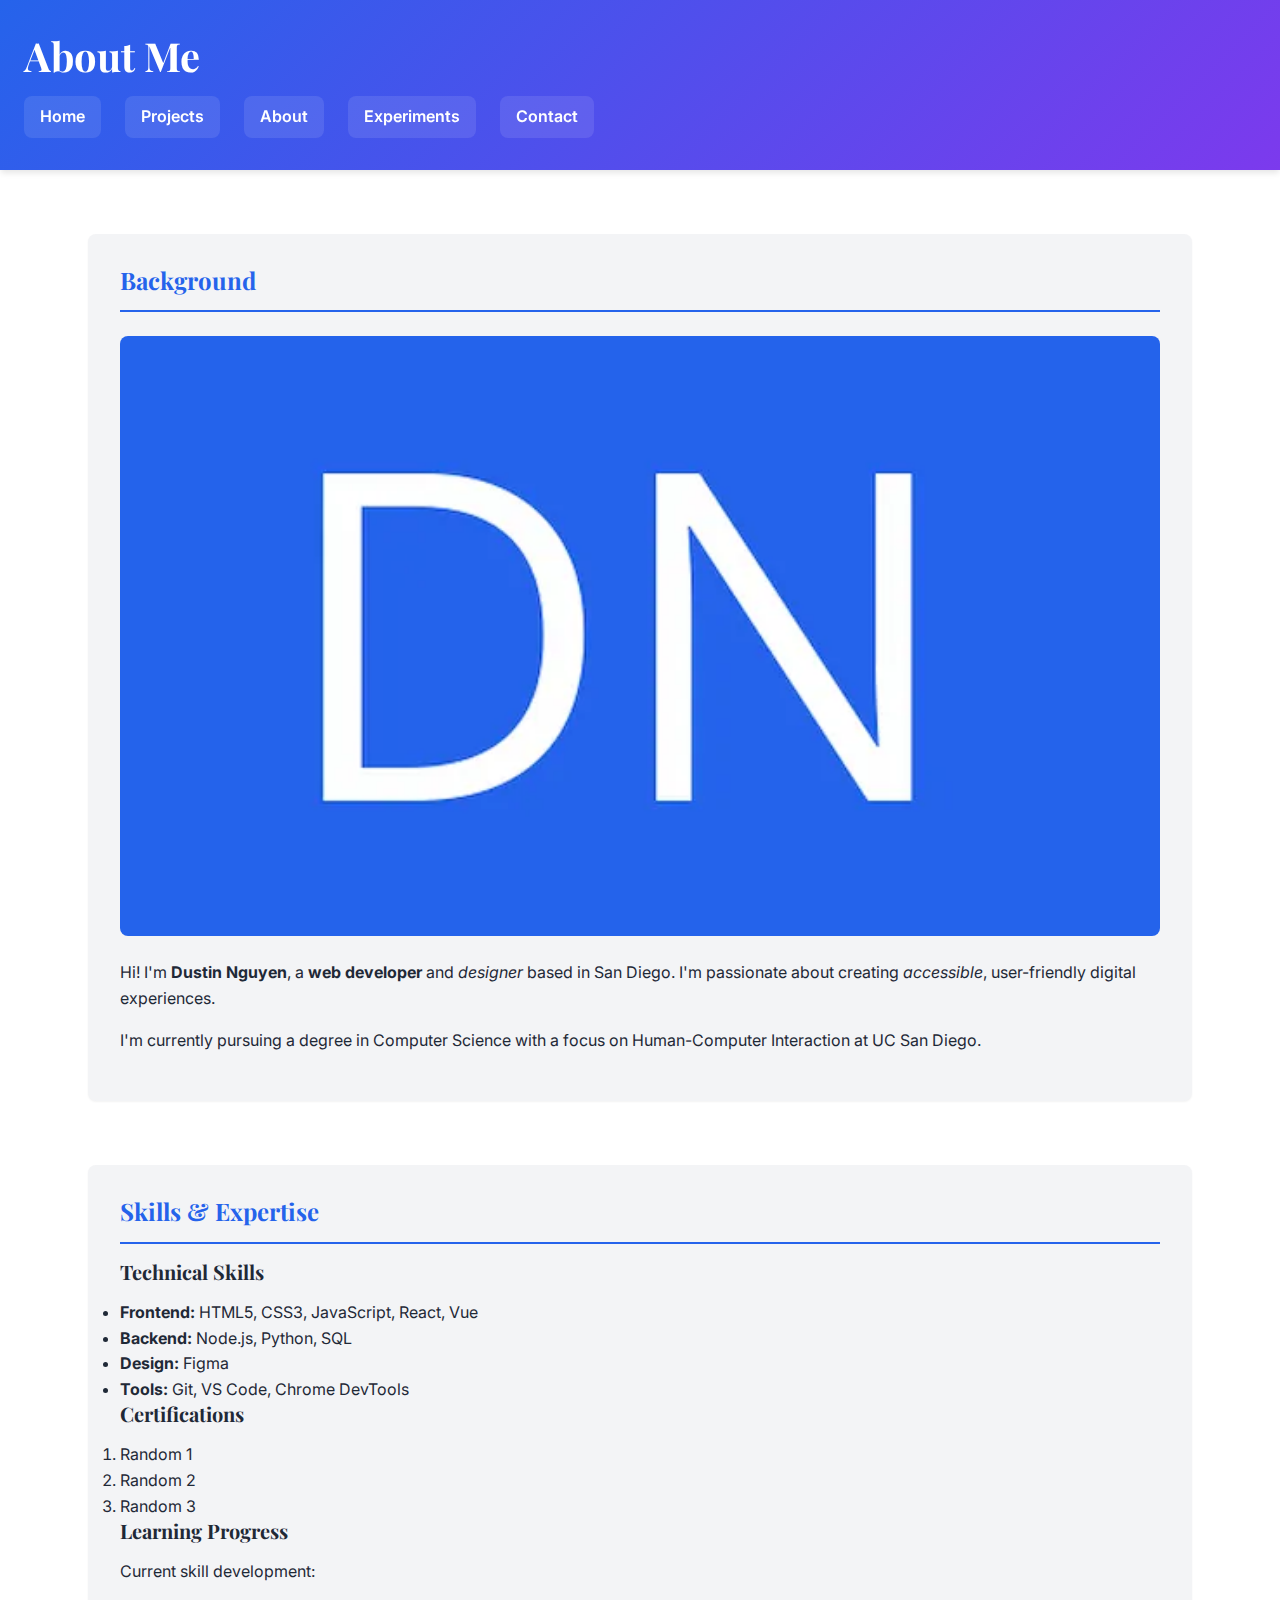
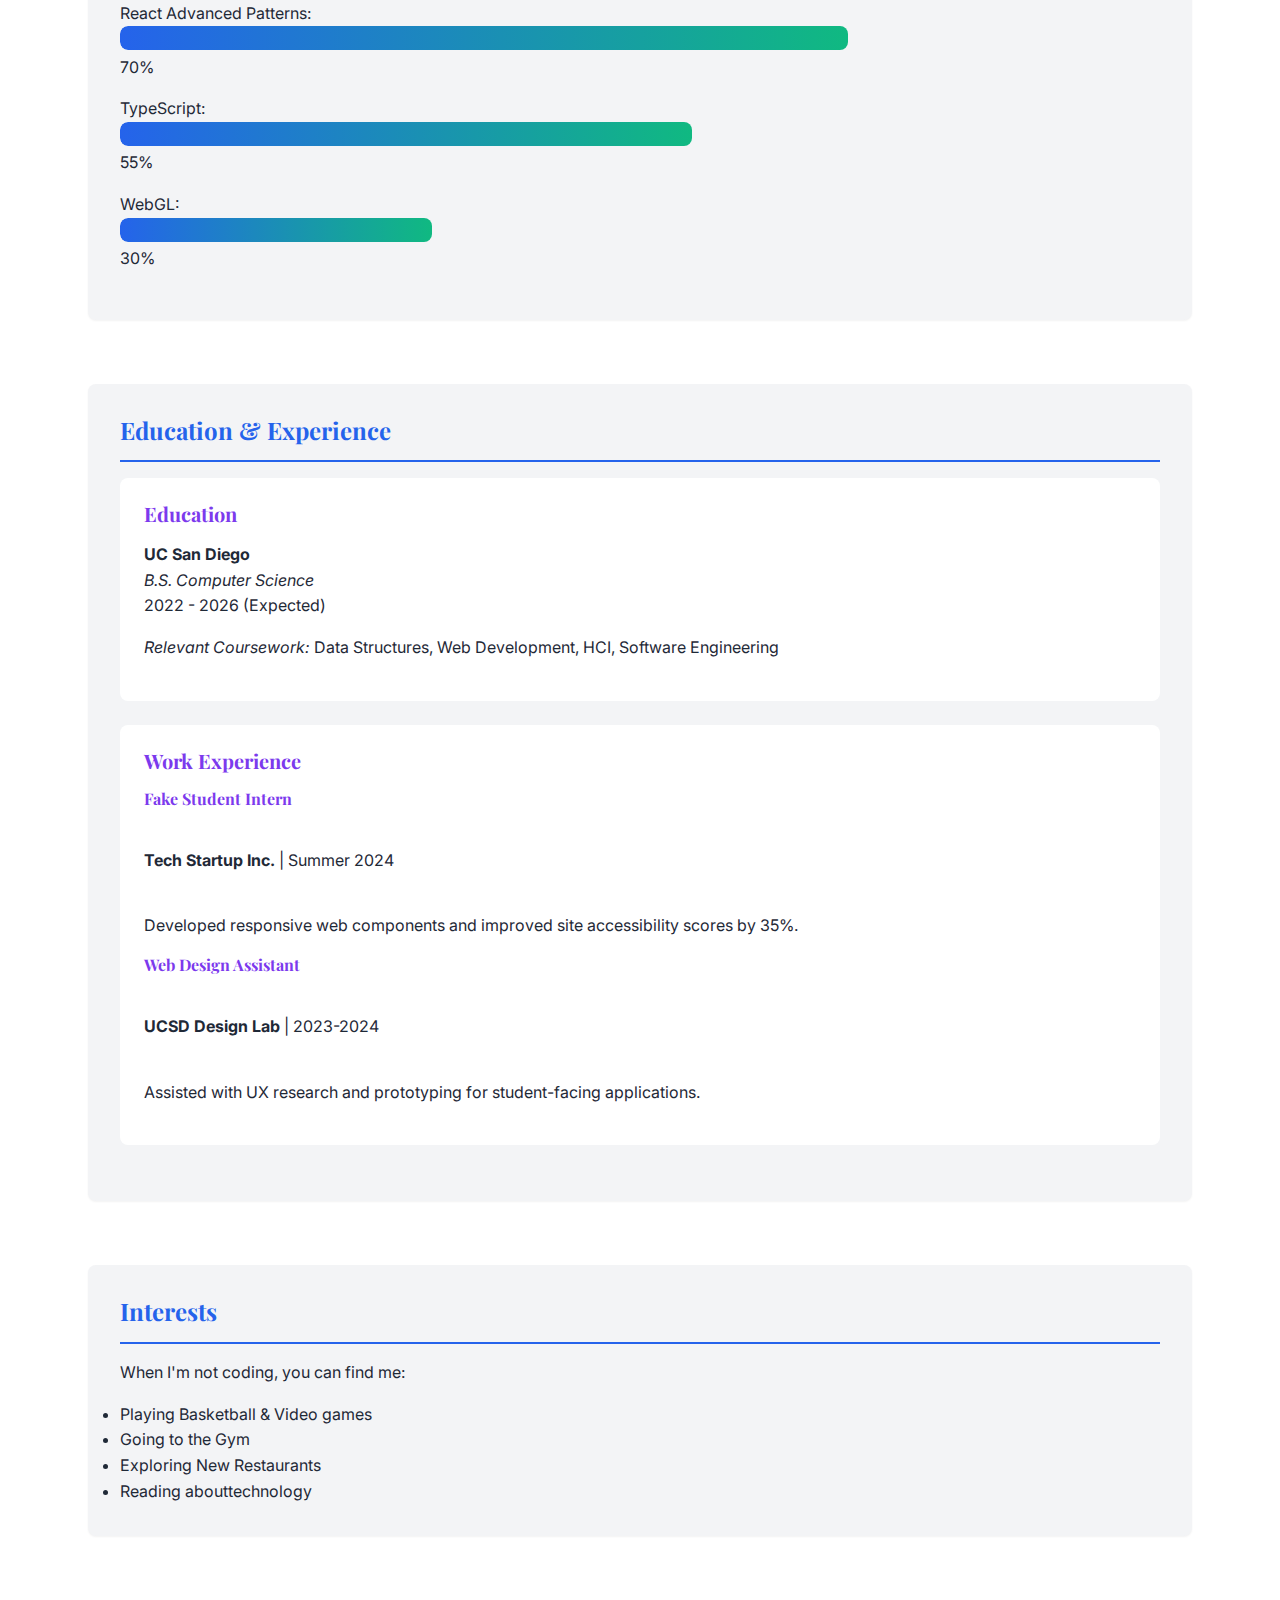
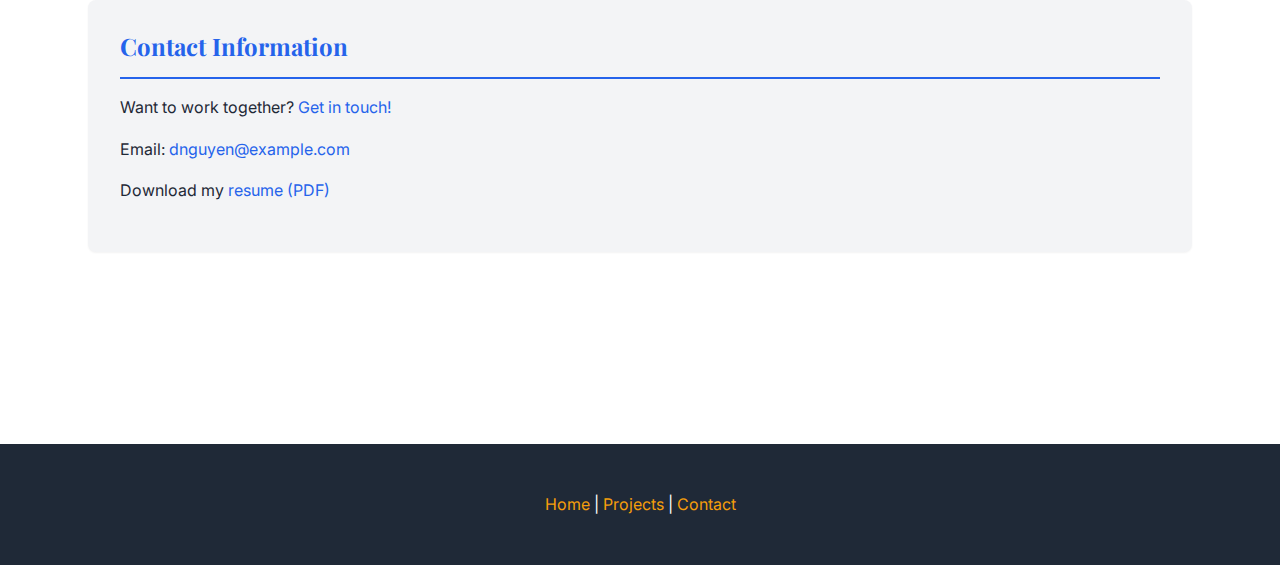
<file: about.html>
<!DOCTYPE html>
<html lang="en">
<head>
  <meta charset="UTF-8">
  <meta name="view-transition" content="same-origin">
    <meta name="viewport" content="width=device-width, initial-scale=1.0">
  <title>About - Dustin Nguyen</title>
  <meta name="description" content="About Dustin Nguyen - developer and designer">
  <link rel="stylesheet" href="assets/styles.css">
    <link rel="stylesheet" href="assets/view-transitions.css">
</head>
<body>
  <header>
      <!-- Pure CSS Hamburger Menu -->
  <input type="checkbox" id="menu-toggle" class="menu-toggle-checkbox" hidden>
  <label for="menu-toggle" class="menu-toggle-label" aria-label="Toggle navigation menu">
    <span class="hamburger-icon">
      <span></span>
      <span></span>
      <span></span>
    </span>
  </label>
    <h1>About Me</h1>
    <nav aria-label="Main navigation">
      <ul>
        <li><a href="index.html">Home</a></li>
        <li><a href="projects.html">Projects</a></li>
        <li><a href="about.html">About</a></li>
        <li><a href="experiments.html">Experiments</a></li>
        <li><a href="contact.html">Contact</a></li>
      </ul>
    </nav>
  </header>

  <main>
    <section>
      <h2>Background</h2>
      <picture>
        <source srcset="assets/images/profile.webp" type="image/webp">
        <img src="assets/images/profile.jpg" alt="Dustin Nguyen portrait" width="300" height="300">
      </picture>
      <p>Hi! I'm <strong>Dustin Nguyen</strong>, a <b>web developer</b> and <em>designer</em> based in San Diego. I'm passionate about creating <i>accessible</i>, user-friendly digital experiences.</p>
      <p>I'm currently pursuing a degree in Computer Science with a focus on Human-Computer Interaction at UC San Diego.</p>
    </section>

    <section>
      <h2>Skills & Expertise</h2>
      <div>
        <h3>Technical Skills</h3>
        <ul>
          <li><strong>Frontend:</strong> HTML5, CSS3, JavaScript, React, Vue</li>
          <li><strong>Backend:</strong> Node.js, Python, SQL</li>
          <li><strong>Design:</strong> Figma</li>
          <li><strong>Tools:</strong> Git, VS Code, Chrome DevTools</li>
        </ul>

        <h3>Certifications</h3>
        <ol>
          <li>Random 1</li>
          <li>Random 2</li>
          <li>Random 3</li>
        </ol>
      </div>

      <div>
        <h3>Learning Progress</h3>
        <p>Current skill development:</p>
        <p>React Advanced Patterns: <progress value="70" max="100">70%</progress> <span>70%</span></p>
        <p>TypeScript: <progress value="55" max="100">55%</progress> <span>55%</span></p>
        <p>WebGL: <progress value="30" max="100">30%</progress> <span>30%</span></p>
      </div>
    </section>

    <section>
      <h2>Education & Experience</h2>
      <article>
        <h3>Education</h3>
        <p><strong>UC San Diego</strong><br><em>B.S. Computer Science</em><br>2022 - 2026 (Expected)</p>
        <p><i>Relevant Coursework:</i> Data Structures, Web Development, HCI, Software Engineering</p>
      </article>

      <article>
        <h3>Work Experience</h3>
        <div>
          <h4>Fake Student Intern</h4>
          <p><b>Tech Startup Inc.</b> | Summer 2024</p>
          <p>Developed responsive web components and improved site accessibility scores by 35%.</p>
        </div>
        <div>
          <h4>Web Design Assistant</h4>
          <p><b>UCSD Design Lab</b> | 2023-2024</p>
          <p>Assisted with UX research and prototyping for student-facing applications.</p>
        </div>
      </article>
    </section>

    <section>
      <h2>Interests</h2>
      <p>When I'm not coding, you can find me:</p>
      <ul>
        <li>Playing Basketball & Video games</li>
        <li>Going to the Gym</li>
        <li>Exploring New Restaurants</li>
        <li>Reading abouttechnology</li>
      </ul>
    </section>

    <section>
      <h2>Contact Information</h2>
      <p>Want to work together? <a href="contact.html">Get in touch!</a></p>
      <p>Email: <a href="mailto:dun012@ucsd.edu">dnguyen@example.com</a></p>
      <p>Download my <a href="assets/resume.pdf">resume (PDF)</a></p>
    </section>
  </main>

  <footer>
    <p><a href="index.html">Home</a> | <a href="projects.html">Projects</a> | <a href="contact.html">Contact</a></p>
  </footer>

    <script src="assets/view-transitions.js"></script>
</body>
</html>
</file>
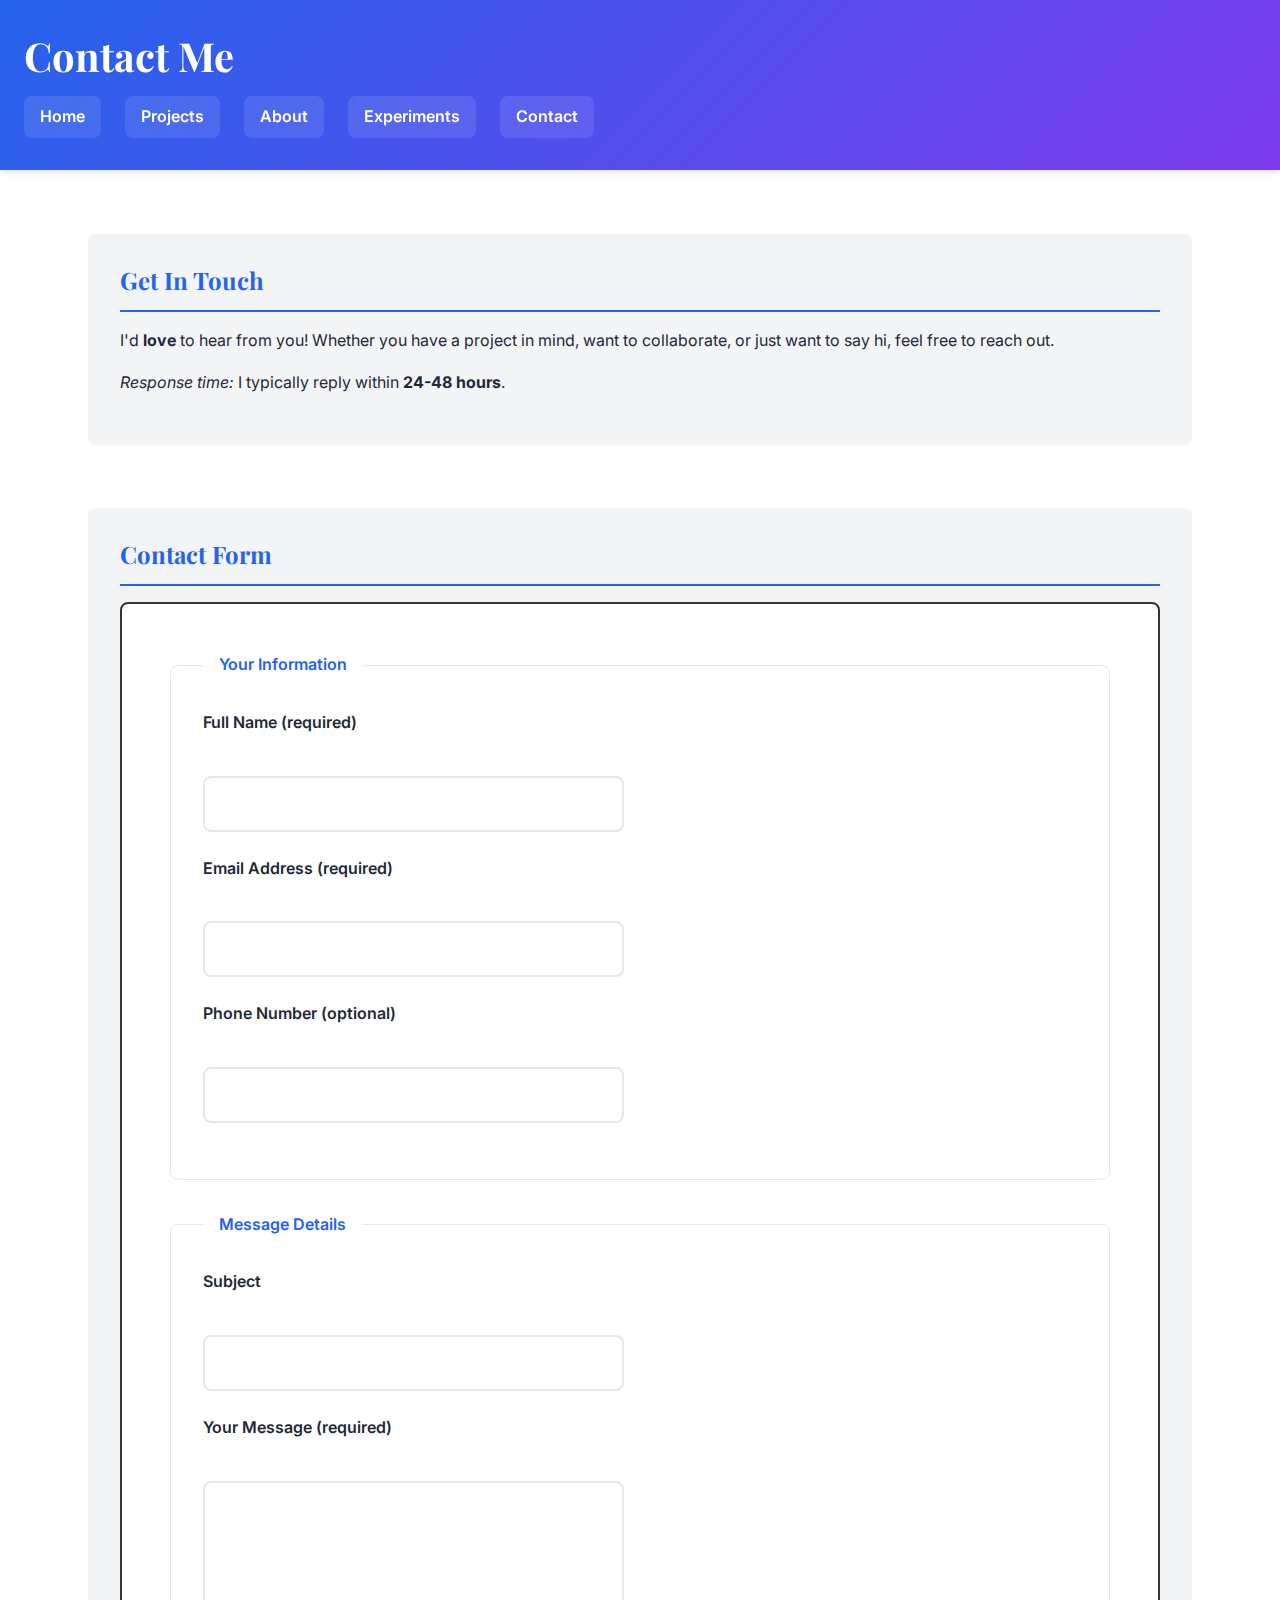
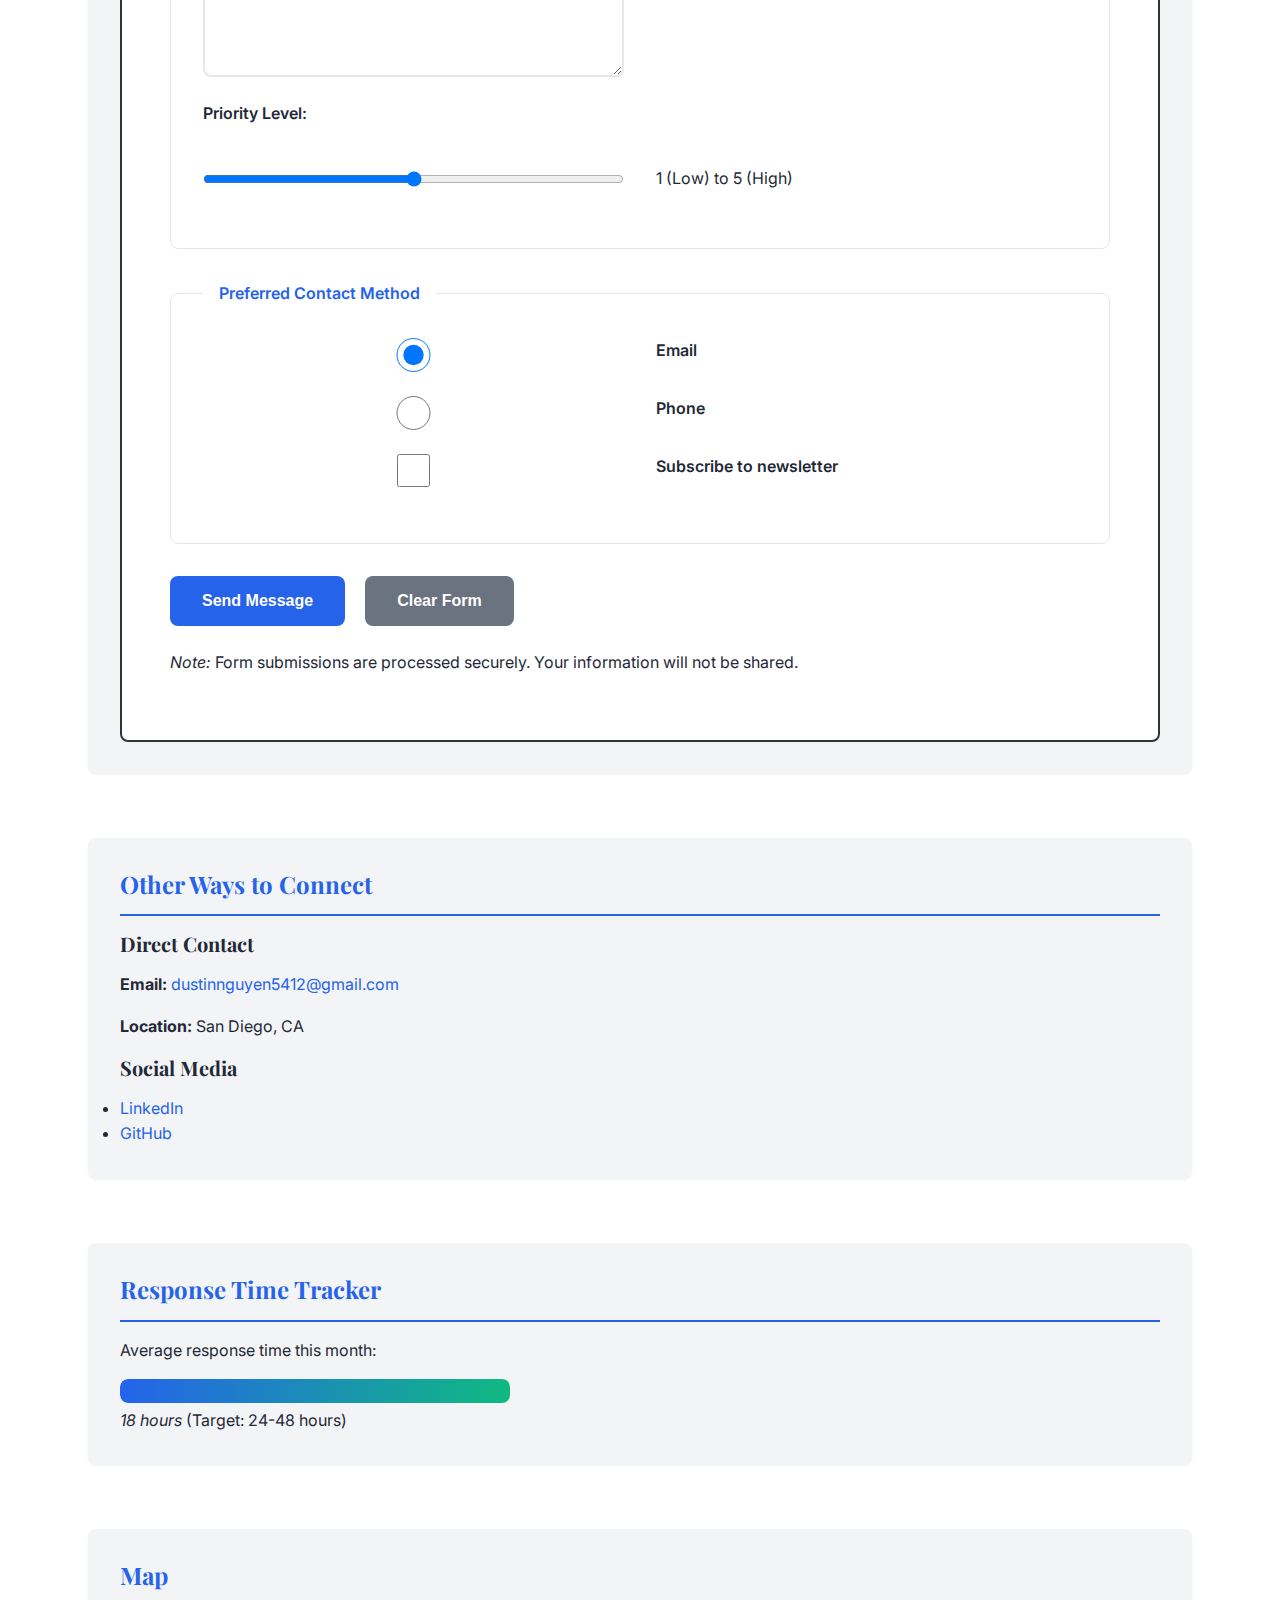
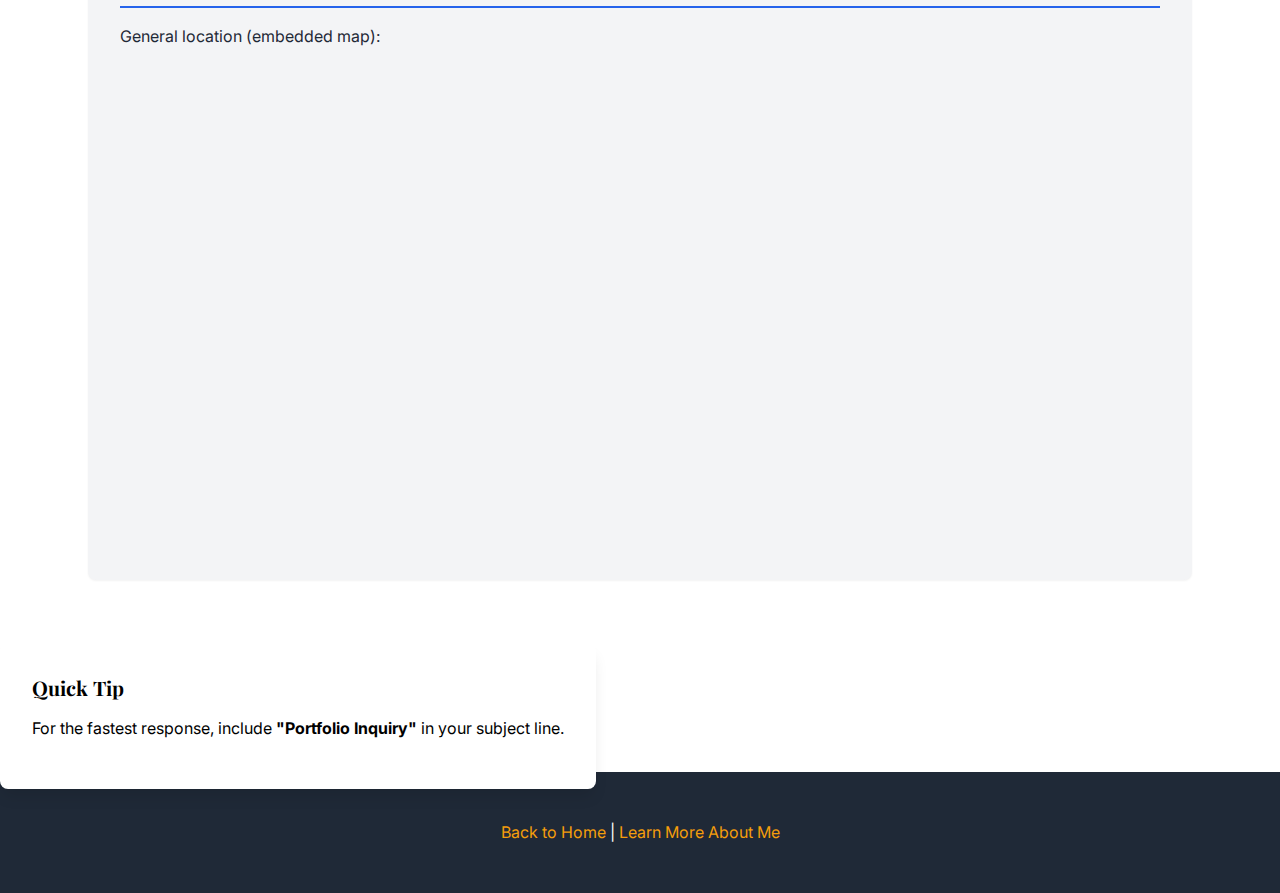
<file: contact.html>
<!DOCTYPE html>
<html lang="en">
<head>
  <!-- IMAGE CREDITS: Images from Unsplash.com - Free stock photos -->
  <meta charset="UTF-8">
  <meta name="view-transition" content="same-origin">
    <meta name="viewport" content="width=device-width, initial-scale=1.0">
  <title>Contact - Dustin Nguyen</title>
  <meta name="description" content="Get in touch with Dustin Nguyen">
  <link rel="stylesheet" href="assets/styles.css">
  <style>
    form { border: 2px solid #333; }
  </style>
    <link rel="stylesheet" href="assets/view-transitions.css">
</head>
<body>
  <noscript>
    <p>This form works without JavaScript. All fields are accessible.</p>
  </noscript>

  <header>
      <!-- Pure CSS Hamburger Menu -->
  <input type="checkbox" id="menu-toggle" class="menu-toggle-checkbox" hidden>
  <label for="menu-toggle" class="menu-toggle-label" aria-label="Toggle navigation menu">
    <span class="hamburger-icon">
      <span></span>
      <span></span>
      <span></span>
    </span>
  </label>
    <h1>Contact Me</h1>
    <nav aria-label="Main navigation">
      <ul>
        <li><a href="index.html">Home</a></li>
        <li><a href="projects.html">Projects</a></li>
        <li><a href="about.html">About</a></li>
        <li><a href="experiments.html">Experiments</a></li>
        <li><a href="contact.html">Contact</a></li>
      </ul>
    </nav>
  </header>

  <main>
    <section>
      <h2>Get In Touch</h2>
      <p>I'd <strong>love</strong> to hear from you! Whether you have a project in mind, want to collaborate, or just want to say hi, feel free to reach out.</p>
      <p><em>Response time:</em> I typically reply within <b>24-48 hours</b>.</p>
    </section>

    <section>
      <h2>Contact Form</h2>
      <form action="https://formspree.io/f/your-form-id" method="POST">
        <fieldset>
          <legend>Your Information</legend>
          
          <div>
            <label for="name">Full Name <span>(required)</span></label><br>
            <input type="text" id="name" name="name" required>
          </div>

          <div>
            <label for="email">Email Address <span>(required)</span></label><br>
            <input type="email" id="email" name="email" required>
          </div>

          <div>
            <label for="phone">Phone Number <span>(optional)</span></label><br>
            <input type="tel" id="phone" name="phone">
          </div>
        </fieldset>

        <fieldset>
          <legend>Message Details</legend>
          
          <div>
            <label for="subject">Subject</label><br>
            <input type="text" id="subject" name="subject" list="subject-suggestions">
            <datalist id="subject-suggestions">
              <option value="Project Inquiry">
              <option value="Collaboration">
              <option value="Job Opportunity">
              <option value="General Question">
            </datalist>
          </div>

          <div>
            <label for="message">Your Message <span>(required)</span></label><br>
            <textarea id="message" name="message" rows="8" required></textarea>
          </div>

          <div>
            <label for="urgency">Priority Level:</label><br>
            <input type="range" id="urgency" name="urgency" min="1" max="5" value="3">
            <span>1 (Low) to 5 (High)</span>
          </div>
        </fieldset>

        <fieldset>
          <legend>Preferred Contact Method</legend>
          
          <div>
            <input type="radio" id="contact-email" name="contact-method" value="email" checked>
            <label for="contact-email">Email</label>
          </div>

          <div>
            <input type="radio" id="contact-phone" name="contact-method" value="phone">
            <label for="contact-phone">Phone</label>
          </div>

          <div>
            <input type="checkbox" id="newsletter" name="newsletter">
            <label for="newsletter">Subscribe to newsletter</label>
          </div>
        </fieldset>

        <div>
          <button type="submit">Send Message</button>
          <button type="reset">Clear Form</button>
        </div>

        <p><i>Note:</i> Form submissions are processed securely. Your information will not be shared.</p>
      </form>
    </section>

    <section>
      <h2>Other Ways to Connect</h2>
      <div>
        <h3>Direct Contact</h3>
        <p><strong>Email:</strong> <a href="mailto:dustinnguyen5412@gmail.com">dustinnguyen5412@gmail.com</a></p>
        <p><strong>Location:</strong> San Diego, CA</p>
        
        <h3>Social Media</h3>
        <ul>
          <li><a href="">LinkedIn</a></li>
          <li><a href="">GitHub</a></li>
        </ul>

      </div>
    </section>

    <section>
      <h2>Response Time Tracker</h2>
      <p>Average response time this month:</p>
      <progress value="18" max="48">18 hours</progress>
      <span><i>18 hours</i> (Target: 24-48 hours)</span>
    </section>

    <section>
      <h2>Map</h2>
      <p>General location (embedded map):</p>
      <iframe 
        src="https://www.google.com/maps/embed?pb=!1m18!1m12!1m3!1d107221.7!2d-117.1611!3d32.7157!2m3!1f0!2f0!3f0!3m2!1i1024!2i768!4f13.1!3m3!1m2!1s0x80d9530fad921e4b%3A0xd3a21fdfd15df79!2sSan%20Diego%2C%20CA!5e0!3m2!1sen!2sus!4v1234567890"
        width="600" 
        height="450" 
        style="border:0;" 
        allowfullscreen="" 
        loading="lazy"
        title="San Diego location map">
      </iframe>
    </section>

    <dialog open>
      <h3>Quick Tip</h3>
      <p>For the fastest response, include <strong>"Portfolio Inquiry"</strong> in your subject line.</p>
    </dialog>
  </main>

  <footer>
    <p><a href="index.html">Back to Home</a> | <a href="about.html">Learn More About Me</a></p>
  </footer>

    <script src="assets/view-transitions.js"></script>
</body>
</html>
</file>
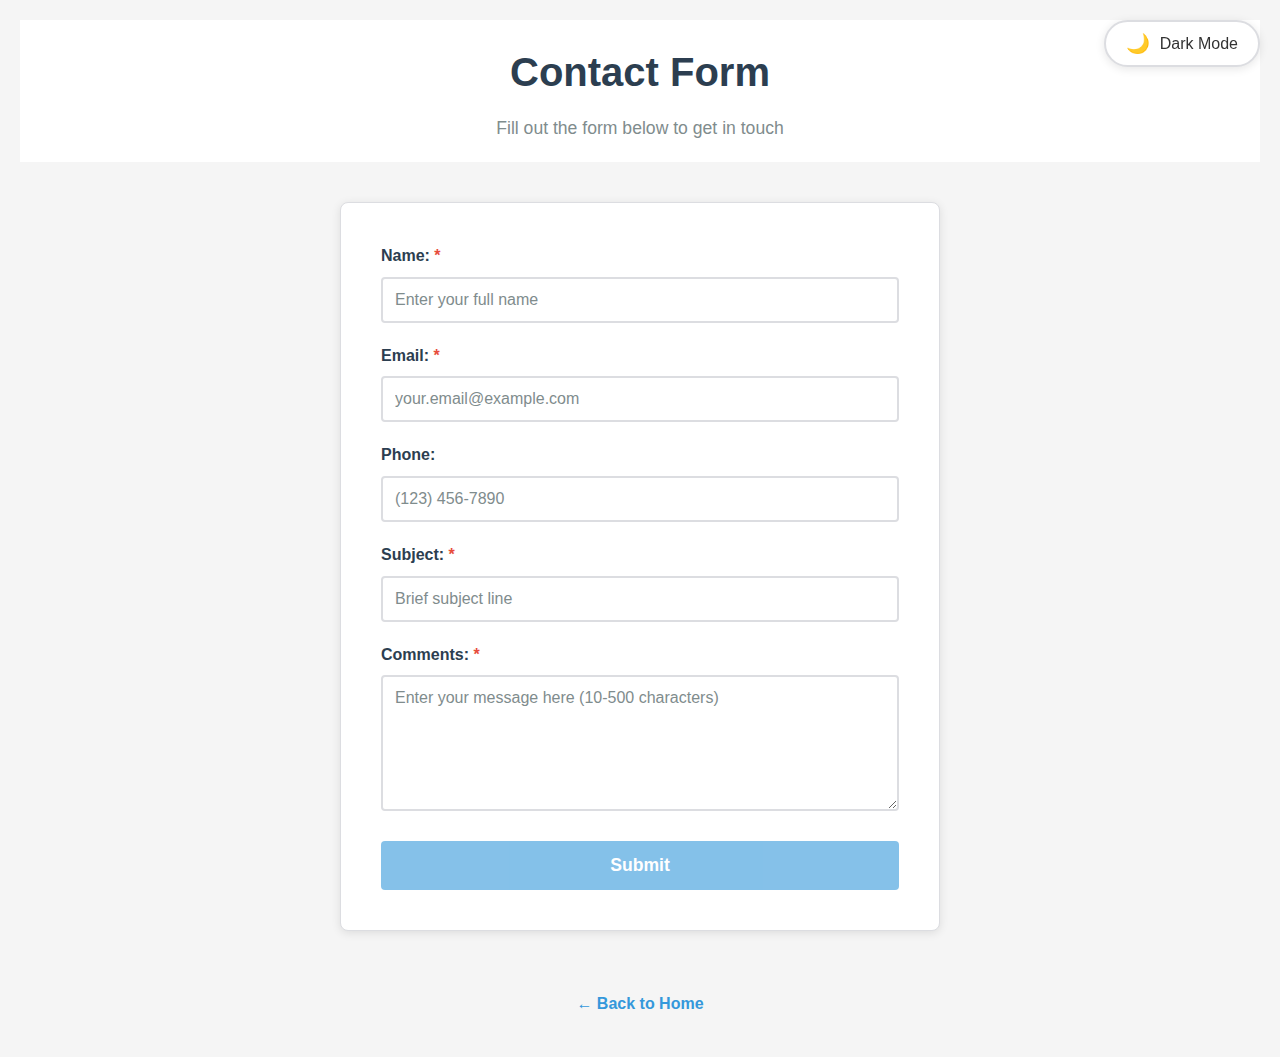
<file: form-no-js.html>
<!DOCTYPE html>
<html lang="en">
<head>
    <meta charset="UTF-8">
    <meta name="view-transition" content="same-origin">
    <meta name="viewport" content="width=device-width, initial-scale=1.0">
    <title>Contact Form - No JavaScript</title>
    <link rel="stylesheet" href="assets/form-styles.css">
    <link rel="stylesheet" href="assets/theme.css">
    <link rel="stylesheet" href="assets/view-transitions.css">
</head>
<body>
    <header>
        <h1>Contact Form</h1>
        <p>Fill out the form below to get in touch</p>
    </header>

    <main>
        <form id="contact-form" action="https://httpbin.org/post" method="POST">
            <!-- Hidden field for bot detection -->
            <input type="hidden" name="possible_bot" value="true">

            <div class="form-group">
                <label for="name">Name: <span class="required">*</span></label>
                <input 
                    type="text" 
                    id="name" 
                    name="name" 
                    required
                    minlength="2"
                    maxlength="100"
                    pattern="^[A-Za-z\s\-']+$"
                    placeholder="Enter your full name"
                >
            </div>

            <div class="form-group">
                <label for="email">Email: <span class="required">*</span></label>
                <input 
                    type="email" 
                    id="email" 
                    name="email" 
                    required
                    maxlength="100"
                    placeholder="your.email@example.com"
                >
            </div>

            <div class="form-group">
                <label for="phone">Phone:</label>
                <input 
                    type="tel" 
                    id="phone" 
                    name="phone"
                    pattern="^[\d\s\-\(\)\+]+$"
                    maxlength="20"
                    placeholder="(123) 456-7890"
                >
            </div>

            <div class="form-group">
                <label for="subject">Subject: <span class="required">*</span></label>
                <input 
                    type="text" 
                    id="subject" 
                    name="subject" 
                    required
                    minlength="3"
                    maxlength="150"
                    pattern="^[A-Za-z0-9\s\-_,.!?]+$"
                    placeholder="Brief subject line"
                >
            </div>

            <div class="form-group">
                <label for="comments">Comments: <span class="required">*</span></label>
                <textarea 
                    id="comments" 
                    name="comments" 
                    required
                    minlength="10"
                    maxlength="500"
                    rows="6"
                    placeholder="Enter your message here (10-500 characters)"
                ></textarea>
            </div>

            <button type="submit">Submit</button>

            <output id="error-output" aria-live="polite"></output>
            <output id="info-output" aria-live="polite"></output>
        </form>
    </main>

    <footer>
        <p><a href="index.html">← Back to Home</a></p>
    </footer>
    <script src="assets/theme-toggle.js"></script>
    <script src="assets/view-transitions.js"></script>
</body>
</html>
</file>
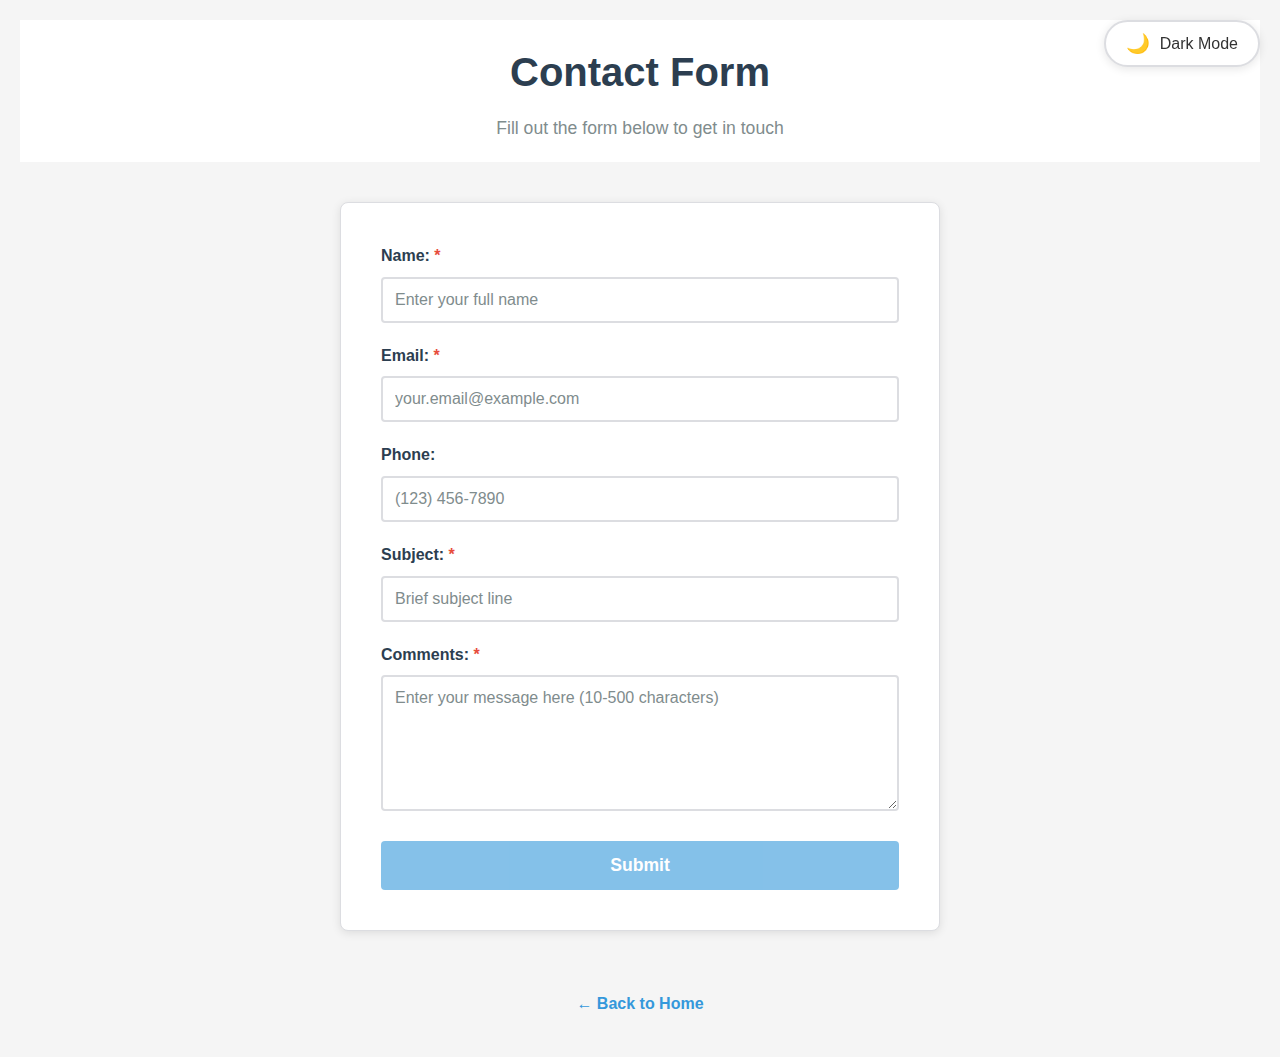
<file: form-with-js.html>
<!DOCTYPE html>
<html lang="en">
<head>
    <meta charset="UTF-8">
    <meta name="view-transition" content="same-origin">
    <meta name="viewport" content="width=device-width, initial-scale=1.0">
    <title>Contact Form - No JavaScript</title>
    <link rel="stylesheet" href="assets/form-styles.css">
    <link rel="stylesheet" href="assets/theme.css">
    <link rel="stylesheet" href="assets/view-transitions.css">
</head>
<body>
    <header>
        <h1>Contact Form</h1>
        <p>Fill out the form below to get in touch</p>
    </header>

    <main>
        <form id="contact-form" novalidate action="https://httpbin.org/post" method="POST">
            <!-- Hidden field for bot detection -->
            <input type="hidden" name="possible_bot" value="true">

            <div class="form-group">
                <label for="name">Name: <span class="required">*</span></label>
                <input 
                    type="text" 
                    id="name" 
                    name="name" 
                    required
                    minlength="2"
                    maxlength="100"
                    pattern="^[A-Za-z\s\-']+$"
                    placeholder="Enter your full name"
                >
            </div>

            <div class="form-group">
                <label for="email">Email: <span class="required">*</span></label>
                <input 
                    type="email" 
                    id="email" 
                    name="email" 
                    required
                    maxlength="100"
                    placeholder="your.email@example.com"
                >
            </div>

            <div class="form-group">
                <label for="phone">Phone:</label>
                <input 
                    type="tel" 
                    id="phone" 
                    name="phone"
                    pattern="^[\d\s\-\(\)\+]+$"
                    maxlength="20"
                    placeholder="(123) 456-7890"
                >
            </div>

            <div class="form-group">
                <label for="subject">Subject: <span class="required">*</span></label>
                <input 
                    type="text" 
                    id="subject" 
                    name="subject" 
                    required
                    minlength="3"
                    maxlength="150"
                    pattern="^[A-Za-z0-9\s\-_,.!?]+$"
                    placeholder="Brief subject line"
                >
            </div>

            <div class="form-group">
                <label for="comments">Comments: <span class="required">*</span></label>
                <textarea 
                    id="comments" 
                    name="comments" 
                    required
                    minlength="10"
                    maxlength="500"
                    rows="6"
                    placeholder="Enter your message here (10-500 characters)"
                ></textarea>
            </div>

            <button type="submit">Submit</button>

            <output id="error-output" aria-live="polite"></output>
            <output id="info-output" aria-live="polite"></output>
        </form>
    </main>

    <footer>
        <p><a href="index.html">← Back to Home</a></p>
    </footer>
    <script src="assets/theme-toggle.js"></script>
    <script src="assets/form-validation.js"></script>
    <script src="assets/view-transitions.js"></script>
</body>
</html>
</file>
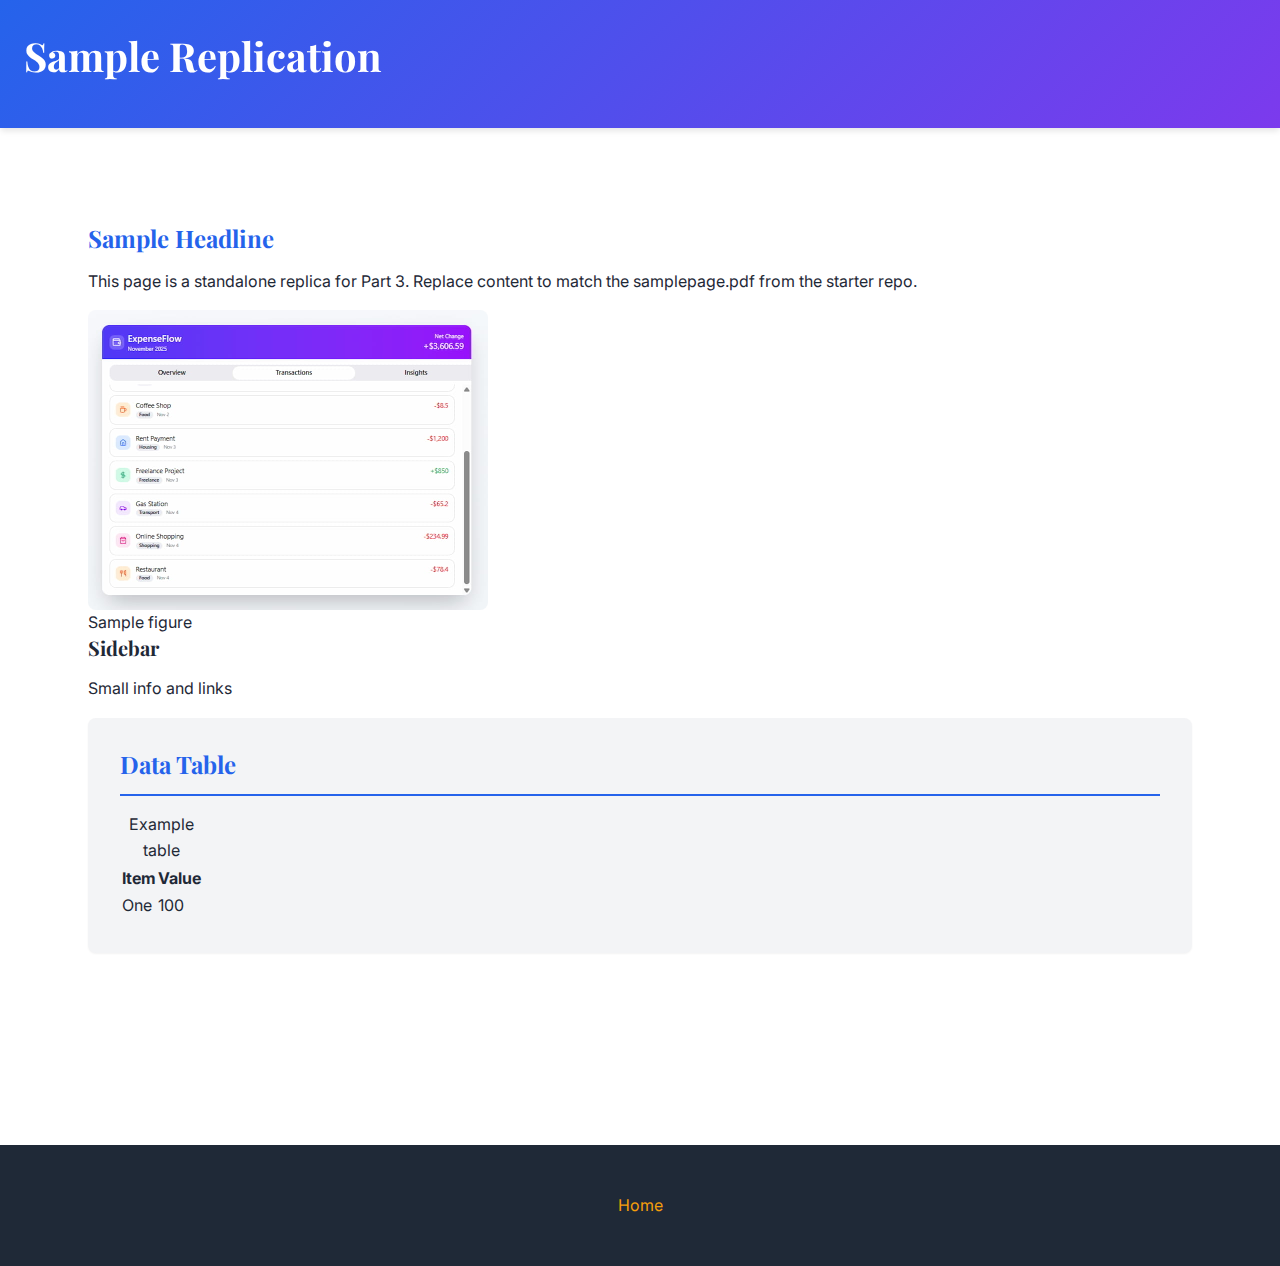
<file: sample-replication.html>
<!doctype html>
<html lang="en">
<head><meta charset="utf-8"/><meta name="view-transition" content="same-origin">
    <meta name="viewport" content="width=device-width,initial-scale=1"/><title>Sample Replication</title><link rel="stylesheet" href="assets/styles.css"/>    <link rel="stylesheet" href="assets/view-transitions.css">
</head>
<body>
  <header><h1>Sample Replication</h1></header>
  <main>
    <article>
      <h2>Sample Headline</h2>
      <p>This page is a standalone replica for Part 3. Replace content to match the samplepage.pdf from the starter repo.</p>
      <figure><img src="assets/images/project2.jpg" alt="sample" width="400"/><figcaption>Sample figure</figcaption></figure>
    </article>
    <aside>
      <h3>Sidebar</h3><p>Small info and links</p>
    </aside>
    <section>
      <h2>Data Table</h2>
      <table>
        <caption>Example table</caption>
        <thead><tr><th>Item</th><th>Value</th></tr></thead>
        <tbody><tr><td>One</td><td>100</td></tr></tbody>
      </table>
    </section>
  </main>
  <footer><a href="index.html">Home</a></footer>
    <script src="assets/view-transitions.js"></script>
</body>
</html>
</file>
<file: assets/styles.css>
/* Custom Fonts with Fallbacks (Part 1) */
@import url('https://fonts.googleapis.com/css2?family=Inter:wght@400;600;700&family=Playfair+Display:wght@700&display=swap');

/* CSS Variables with Fallbacks (Part 1) */
:root {
  /* Colors */
  --color-primary: #2563eb;
  --color-primary-dark: #1e40af;
  --color-secondary: #7c3aed;
  --color-accent: #f59e0b;
  --color-text: #1f2937;
  --color-text-light: #6b7280;
  --color-background: #ffffff;
  --color-surface: #f3f4f6;
  --color-border: #e5e7eb;
  --color-success: #10b981;
  
  /* Spacing - Relative Units (Part 1) */
  --spacing-xs: 0.5rem;
  --spacing-sm: 1rem;
  --spacing-md: 1.5rem;
  --spacing-lg: 2rem;
  --spacing-xl: 3rem;
  --spacing-2xl: 4rem;
  
  /* Typography */
  --font-sans: 'Inter', -apple-system, BlinkMacSystemFont, 'Segoe UI', sans-serif;
  --font-display: 'Playfair Display', Georgia, serif;
  --font-size-sm: 0.875rem;
  --font-size-base: 1rem;
  --font-size-lg: 1.125rem;
  --font-size-xl: 1.25rem;
  --font-size-2xl: 1.5rem;
  --font-size-3xl: 2rem;
  
  /* Layout */
  --max-width: 1200px;
  --border-radius: 0.5rem;
  --transition-speed: 0.3s;
  
  /* Shadows */
  --shadow-sm: 0 1px 2px 0 rgba(0, 0, 0, 0.05);
  --shadow-md: 0 4px 6px -1px rgba(0, 0, 0, 0.1);
  --shadow-lg: 0 10px 15px -3px rgba(0, 0, 0, 0.1);
}

/* Base Styles */
* {
  margin: 0;
  padding: 0;
  box-sizing: border-box;
}

html {
  font-size: 16px;
  scroll-behavior: smooth;
}

body {
  font-family: var(--font-sans, sans-serif);
  color: var(--color-text, #1f2937);
  background-color: var(--color-background, #ffffff);
  line-height: 1.6;
  font-size: var(--font-size-base, 1rem);
}

/* Typography with Custom Fonts (Part 1) */
h1, h2, h3, h4, h5, h6 {
  font-family: var(--font-display, serif);
  line-height: 1.2;
  margin-bottom: 1rem;
  font-weight: 700;
}

h1 {
  font-size: clamp(2rem, 5vw, var(--font-size-3xl, 2rem));
  margin-bottom: 1.5rem;
}

h2 {
  font-size: clamp(1.5rem, 4vw, var(--font-size-2xl, 1.5rem));
  color: var(--color-primary, #2563eb);
  margin-top: 2rem;
}

h3 {
  font-size: var(--font-size-xl, 1.25rem);
}

p {
  margin-bottom: 1rem;
}

/* Links with Transitions (Part 1) */
a {
  color: var(--color-primary, #2563eb);
  text-decoration: none;
  transition: color var(--transition-speed, 0.3s) ease;
}

a:hover {
  color: var(--color-primary-dark, #1e40af);
  text-decoration: underline;
}

a:focus {
  outline: 2px solid var(--color-accent, #f59e0b);
  outline-offset: 2px;
}

/* Header with Flexbox (Part 1) */
header {
  background: linear-gradient(135deg, 
    var(--color-primary, #2563eb) 0%, 
    var(--color-secondary, #7c3aed) 100%);
  color: white;
  padding: var(--spacing-lg, 2rem) var(--spacing-md, 1.5rem);
  box-shadow: var(--shadow-md, 0 4px 6px -1px rgba(0, 0, 0, 0.1));
  position: sticky;
  top: 0;
  z-index: 1000;
}

header h1 {
  color: white;
  margin: 0 0 var(--spacing-sm, 1rem) 0;
  font-size: clamp(1.5rem, 4vw, 2.5rem);
}

header > p {
  margin: 0 0 var(--spacing-md, 1.5rem) 0;
  opacity: 0.9;
}


/* Navigation with nested selectors */
nav[aria-label="Main navigation"] {
  & ul {
    display: flex;
    flex-wrap: wrap;
    gap: var(--spacing-sm, 1rem);
    list-style: none;
    padding: 0;
    
    & li {
      & a {
        color: white;
        padding: var(--spacing-xs, 0.5rem) var(--spacing-sm, 1rem);
        border-radius: var(--border-radius, 0.5rem);
        display: block;
        font-weight: 600;
        transition: all var(--transition-speed, 0.3s) ease;
        background-color: rgba(255, 255, 255, 0.1);
        
        &:hover {
          background-color: rgba(255, 255, 255, 0.2);
          transform: translateY(-2px);
          text-decoration: none;
        }
        
        &:active {
          transform: translateY(0);
        }
      }
    }
  }
}

/* Sidebar with nested structure */
.sidebar {
  background-color: var(--color-background, #ffffff);
  padding: var(--spacing-lg, 2rem);
  border-radius: var(--border-radius, 0.5rem);
  border-left: 4px solid var(--color-accent, #f59e0b);
  
  & h3 {
    color: var(--color-accent, #f59e0b);
  }
  
  & ul,
  & ol {
    margin-left: var(--spacing-md, 1.5rem);
    
    & li {
      margin-bottom: var(--spacing-xs, 0.5rem);
    }
  }
}

/*Filter buttons with nested states */
.filter-btn {
  background-color: var(--color-surface, #f3f4f6);
  color: var(--color-text, #1f2937);
  border: 2px solid var(--color-border, #e5e7eb);
  padding: var(--spacing-xs, 0.5rem) var(--spacing-md, 1.5rem);
  border-radius: var(--border-radius, 0.5rem);
  font-size: var(--font-size-base, 1rem);
  font-weight: 600;
  cursor: pointer;
  transition: all var(--transition-speed, 0.3s) ease;
  font-family: var(--font-sans, sans-serif);
  
  &:hover {
    background-color: var(--color-primary, #2563eb);
    color: white;
    border-color: var(--color-primary, #2563eb);
    transform: translateY(-2px);
    box-shadow: var(--shadow-md, 0 4px 6px -1px rgba(0, 0, 0, 0.1));
  }
  
  &:active {
    transform: translateY(0);
  }
  
  &.active {
    background-color: var(--color-primary, #2563eb);
    color: white;
    border-color: var(--color-primary, #2563eb);
    box-shadow: var(--shadow-md, 0 4px 6px -1px rgba(0, 0, 0, 0.1));
  }
}

/*Form with deeply nested structure */
form {
  background-color: var(--color-background, #ffffff);
  padding: var(--spacing-xl, 3rem);
  border-radius: var(--border-radius, 0.5rem);
  
  & fieldset {
    border: 1px solid var(--color-border, #e5e7eb);
    border-radius: var(--border-radius, 0.5rem);
    padding: var(--spacing-lg, 2rem);
    margin-bottom: var(--spacing-lg, 2rem);
    
    & legend {
      font-weight: 600;
      color: var(--color-primary, #2563eb);
      padding: 0 var(--spacing-sm, 1rem);
    }
  }
  
  & button {
    background-color: var(--color-primary, #2563eb);
    color: white;
    padding: var(--spacing-sm, 1rem) var(--spacing-lg, 2rem);
    border: none;
    border-radius: var(--border-radius, 0.5rem);
    font-size: var(--font-size-base, 1rem);
    font-weight: 600;
    cursor: pointer;
    transition: all var(--transition-speed, 0.3s) ease;
    margin-right: var(--spacing-sm, 1rem);
    
    &:hover {
      background-color: var(--color-primary-dark, #1e40af);
      transform: translateY(-2px);
      box-shadow: var(--shadow-md, 0 4px 6px -1px rgba(0, 0, 0, 0.1));
    }
    
    &[type="reset"] {
      background-color: var(--color-text-light, #6b7280);
      
      &:hover {
        background-color: var(--color-text, #1f2937);
      }
    }
  }
}

/*Project grid with nested article styling */
.project-grid {
  display: grid;
  grid-template-columns: repeat(auto-fit, minmax(280px, 1fr));
  gap: var(--spacing-lg, 2rem);
  padding: var(--spacing-lg, 2rem);
  border: 2px solid var(--color-border, #e5e7eb);
  
  & > h2 {
    grid-column: 1 / -1;
    margin-bottom: var(--spacing-md, 1.5rem);
  }
  
  & article {
    display: flex;
    flex-direction: column;
    transition: transform var(--transition-speed, 0.3s) ease;
    
    &:hover {
      transform: translateY(-8px);
      box-shadow: var(--shadow-lg, 0 10px 15px -3px rgba(0, 0, 0, 0.1));
    }
  }
}

/* Responsive Navigation with Flexbox (Part 1 & 3) */
nav[aria-label="Main navigation"] ul {
  display: flex;
  flex-wrap: wrap;
  gap: var(--spacing-sm, 1rem);
  list-style: none;
  padding: 0;
}

nav[aria-label="Main navigation"] ul li a {
  color: white;
  padding: var(--spacing-xs, 0.5rem) var(--spacing-sm, 1rem);
  border-radius: var(--border-radius, 0.5rem);
  display: block;
  font-weight: 600;
  transition: all var(--transition-speed, 0.3s) ease;
  background-color: rgba(255, 255, 255, 0.1);
}

nav[aria-label="Main navigation"] ul li a:hover {
  background-color: rgba(255, 255, 255, 0.2);
  transform: translateY(-2px);
  text-decoration: none;
}

nav[aria-label="Main navigation"] ul li a:active {
  transform: translateY(0);
}


header:has(nav a:hover) {
  box-shadow: var(--shadow-lg, 0 10px 15px -3px rgba(0, 0, 0, 0.1));
}

/* Main Layout with Dynamic Viewport Units (Part 1) */
main {
  max-width: var(--max-width, 1200px);
  margin: 0 auto;
  padding: var(--spacing-xl, 3rem) var(--spacing-md, 1.5rem);
  min-height: 70dvh;
}

/* Section Styling (Part 1) */
section {
  margin-bottom: var(--spacing-2xl, 4rem);
  padding: var(--spacing-lg, 2rem);
  background-color: var(--color-surface, #f3f4f6);
  border-radius: var(--border-radius, 0.5rem);
  box-shadow: var(--shadow-sm, 0 1px 2px 0 rgba(0, 0, 0, 0.05));
}

section h2 {
  margin-top: 0;
  padding-bottom: var(--spacing-sm, 1rem);
  border-bottom: 2px solid var(--color-primary, #2563eb);
}

section article {
  background-color: var(--color-background, #ffffff);
  padding: var(--spacing-md, 1.5rem);
  border-radius: var(--border-radius, 0.5rem);
  margin-bottom: var(--spacing-md, 1.5rem);
}

section article h3,
section article h4 {
  color: var(--color-secondary, #7c3aed);
}

/* Flexbox layout for article content */
section article > div {
  display: flex;
  flex-direction: column;
  gap: var(--spacing-md, 1.5rem);
}

section article > div picture {
  flex-shrink: 0;
}

section article > div > div {
  display: flex;
  flex-direction: column;
  gap: var(--spacing-sm, 1rem);
}

/* Project Grid with CSS Grid (Part 1) */
.project-grid {
  display: grid;
  grid-template-columns: repeat(auto-fit, minmax(280px, 1fr));
  gap: var(--spacing-lg, 2rem);
  padding: var(--spacing-lg, 2rem);
  border: 2px solid var(--color-border, #e5e7eb);
}

.project-grid > h2 {
  grid-column: 1 / -1;
  margin-bottom: var(--spacing-md, 1.5rem);
}

.project-grid article {
  display: flex;
  flex-direction: column;
  transition: transform var(--transition-speed, 0.3s) ease;
}

.project-grid article:hover {
  transform: translateY(-8px);
  box-shadow: var(--shadow-lg, 0 10px 15px -3px rgba(0, 0, 0, 0.1));
}

/* Responsive Images (Part 2) */
img {
  max-width: 100%;
  height: auto;
  display: block;
  border-radius: var(--border-radius, 0.5rem);
}

picture {
  display: block;
  margin: var(--spacing-md, 1.5rem) 0;
}

picture img {
  width: 100%;
  object-fit: cover;
  object-position: center;
}

/* Sidebar */
.sidebar {
  background-color: var(--color-background, #ffffff);
  padding: var(--spacing-lg, 2rem);
  border-radius: var(--border-radius, 0.5rem);
  border-left: 4px solid var(--color-accent, #f59e0b);
}

.sidebar h3 {
  color: var(--color-accent, #f59e0b);
}

.sidebar ul,
.sidebar ol {
  margin-left: var(--spacing-md, 1.5rem);
}

.sidebar ul li,
.sidebar ol li {
  margin-bottom: var(--spacing-xs, 0.5rem);
}

/* Form Styling (Part 1) */
form {
  background-color: var(--color-background, #ffffff);
  padding: var(--spacing-xl, 3rem);
  border-radius: var(--border-radius, 0.5rem);
}

form fieldset {
  border: 1px solid var(--color-border, #e5e7eb);
  border-radius: var(--border-radius, 0.5rem);
  padding: var(--spacing-lg, 2rem);
  margin-bottom: var(--spacing-lg, 2rem);
}

form fieldset legend {
  font-weight: 600;
  color: var(--color-primary, #2563eb);
  padding: 0 var(--spacing-sm, 1rem);
}

form label {
  display: block;
  margin-bottom: var(--spacing-xs, 0.5rem);
  font-weight: 600;
  color: var(--color-text, #1f2937);
}

form input[type="text"],
form input[type="email"],
form input[type="tel"],
form textarea,
form select {
  width: 100%;
  padding: var(--spacing-sm, 1rem);
  border: 2px solid var(--color-border, #e5e7eb);
  border-radius: var(--border-radius, 0.5rem);
  font-size: var(--font-size-base, 1rem);
  font-family: var(--font-sans, sans-serif);
  transition: border-color var(--transition-speed, 0.3s) ease;
}

form input[type="text"]:focus,
form input[type="email"]:focus,
form input[type="tel"]:focus,
form textarea:focus,
form select:focus {
  outline: none;
  border-color: var(--color-primary, #2563eb);
  box-shadow: 0 0 0 3px rgba(37, 99, 235, 0.1);
}

form textarea {
  resize: vertical;
  min-height: 120px;
}

form button {
  background-color: var(--color-primary, #2563eb);
  color: white;
  padding: var(--spacing-sm, 1rem) var(--spacing-lg, 2rem);
  border: none;
  border-radius: var(--border-radius, 0.5rem);
  font-size: var(--font-size-base, 1rem);
  font-weight: 600;
  cursor: pointer;
  transition: all var(--transition-speed, 0.3s) ease;
  margin-right: var(--spacing-sm, 1rem);
}

form button:hover {
  background-color: var(--color-primary-dark, #1e40af);
  transform: translateY(-2px);
  box-shadow: var(--shadow-md, 0 4px 6px -1px rgba(0, 0, 0, 0.1));
}

form button:active {
  transform: translateY(0);
}

form button[type="reset"] {
  background-color: var(--color-text-light, #6b7280);
}

form button[type="reset"]:hover {
  background-color: var(--color-text, #1f2937);
}

form div {
  margin-bottom: var(--spacing-md, 1.5rem);
}

/* Progress Bar Styling */
progress {
  width: 100%;
  height: 1.5rem;
  border-radius: var(--border-radius, 0.5rem);
  overflow: hidden;
  appearance: none;
}

progress::-webkit-progress-bar {
  background-color: var(--color-surface, #f3f4f6);
  border-radius: var(--border-radius, 0.5rem);
}

progress::-webkit-progress-value {
  background: linear-gradient(90deg, 
    var(--color-primary, #2563eb), 
    var(--color-success, #10b981));
  border-radius: var(--border-radius, 0.5rem);
  transition: width 0.5s ease;
}

progress::-moz-progress-bar {
  background: linear-gradient(90deg, 
    var(--color-primary, #2563eb), 
    var(--color-success, #10b981));
  border-radius: var(--border-radius, 0.5rem);
}

/* CSS Animations, Transitions, and Transforms (Part 1) */
@keyframes fadeIn {
  from {
    opacity: 0;
    transform: translateY(20px);
  }
  to {
    opacity: 1;
    transform: translateY(0);
  }
}

@keyframes slideInFromLeft {
  from {
    opacity: 0;
    transform: translateX(-50px);
  }
  to {
    opacity: 1;
    transform: translateX(0);
  }
}

@keyframes pulse {
  0%, 100% {
    transform: scale(1);
  }
  50% {
    transform: scale(1.05);
  }
}

section {
  animation: fadeIn 0.6s ease-out;
}

/* Button hover animation */
button,
input[type="submit"],
input[type="button"] {
  position: relative;
  overflow: hidden;
}

button::after,
input[type="submit"]::after,
input[type="button"]::after {
  content: '';
  position: absolute;
  top: 50%;
  left: 50%;
  width: 0;
  height: 0;
  border-radius: 50%;
  background: rgba(255, 255, 255, 0.3);
  transform: translate(-50%, -50%);
  transition: width 0.6s, height 0.6s;
}

button:hover::after,
input[type="submit"]:hover::after,
input[type="button"]:hover::after {
  width: 300px;
  height: 300px;
}

/* Navigation link animation */
nav a {
  position: relative;
}

nav a::before {
  content: '';
  position: absolute;
  bottom: 0;
  left: 0;
  width: 0;
  height: 2px;
  background-color: var(--color-accent, #f59e0b);
  transition: width var(--transition-speed, 0.3s) ease;
}

nav a:hover::before {
  width: 100%;
}

/* Dialog Styling */
dialog {
  border: none;
  border-radius: var(--border-radius, 0.5rem);
  padding: var(--spacing-lg, 2rem);
  box-shadow: var(--shadow-lg, 0 10px 15px -3px rgba(0, 0, 0, 0.1));
  background-color: var(--color-background, #ffffff);
  max-width: 90vw;
}

dialog[open] {
  animation: slideInFromLeft 0.4s ease-out;
}

/* Custom Elements Styling */
project-card,
demo-card {
  display: block;
  padding: var(--spacing-lg, 2rem);
  margin: var(--spacing-md, 1.5rem) 0;
  background-color: var(--color-surface, #f3f4f6);
  border-radius: var(--border-radius, 0.5rem);
  border-left: 4px solid var(--color-secondary, #7c3aed);
}

project-card h3,
project-card h4,
demo-card h3,
demo-card h4 {
  margin-top: 0;
  color: var(--color-secondary, #7c3aed);
}

/* Filter Buttons Styling */
.filter-buttons {
  display: flex;
  flex-wrap: wrap;
  gap: var(--spacing-sm, 1rem);
  align-items: center;
  margin-top: var(--spacing-md, 1.5rem);
}

.filter-buttons p {
  margin: 0;
  font-weight: 600;
  color: var(--color-text, #1f2937);
}

/* Filter button styling */
.filter-btn {
  background-color: var(--color-surface, #f3f4f6);
  color: var(--color-text, #1f2937);
  border: 2px solid var(--color-border, #e5e7eb);
  padding: var(--spacing-xs, 0.5rem) var(--spacing-md, 1.5rem);
  border-radius: var(--border-radius, 0.5rem);
  font-size: var(--font-size-base, 1rem);
  font-weight: 600;
  cursor: pointer;
  transition: all var(--transition-speed, 0.3s) ease;
  font-family: var(--font-sans, sans-serif);
}

.filter-btn:hover {
  background-color: var(--color-primary, #2563eb);
  color: white;
  border-color: var(--color-primary, #2563eb);
  transform: translateY(-2px);
  box-shadow: var(--shadow-md, 0 4px 6px -1px rgba(0, 0, 0, 0.1));
}

.filter-btn:active {
  transform: translateY(0);
}

.filter-btn.active {
  background-color: var(--color-primary, #2563eb);
  color: white;
  border-color: var(--color-primary, #2563eb);
  box-shadow: var(--shadow-md, 0 4px 6px -1px rgba(0, 0, 0, 0.1));
}

/* Hidden projects for filtering */
.project-grid article.hidden {
  display: none;
}

/* Breadcrumb Navigation */
nav[aria-label="Breadcrumb"] {
  margin-bottom: var(--spacing-lg, 2rem);
}

nav[aria-label="Breadcrumb"] ol {
  display: flex;
  gap: var(--spacing-xs, 0.5rem);
  list-style: none;
  flex-wrap: wrap;
}

nav[aria-label="Breadcrumb"] ol li {
  display: flex;
  align-items: center;
}

nav[aria-label="Breadcrumb"] ol li::after {
  content: '›';
  margin-left: var(--spacing-xs, 0.5rem);
  color: var(--color-text-light, #6b7280);
}

nav[aria-label="Breadcrumb"] ol li:last-child::after {
  content: '';
}

nav[aria-label="Breadcrumb"] ol li:last-child {
  font-weight: 600;
  color: var(--color-text, #1f2937);
}

/* Footer */
footer {
  background-color: var(--color-text, #1f2937);
  color: white;
  padding: var(--spacing-xl, 3rem) var(--spacing-md, 1.5rem);
  text-align: center;
  margin-top: var(--spacing-2xl, 4rem);
}

footer a {
  color: var(--color-accent, #f59e0b);
}

footer a:hover {
  color: white;
}

footer p {
  margin-bottom: var(--spacing-sm, 1rem);
}

footer p:last-child {
  margin-bottom: 0;
}

/* SVG Styling */
svg {
  max-width: 100%;
  height: auto;
  display: block;
  margin: var(--spacing-md, 1.5rem) auto;
}

/* Responsive Iframe */
iframe {
  max-width: 100%;
  border-radius: var(--border-radius, 0.5rem);
  display: block;
  margin: var(--spacing-md, 1.5rem) 0;
}

/* RESPONSIVE DESIGN - MOBILE FIRST (Part 3) */

/* Pure CSS Hamburger Menu (no JavaScript required) */
.menu-toggle-checkbox {
  display: none;
}

.menu-toggle-label {
  display: none;
  background: none;
  border: none;
  color: white;
  font-size: 1.5rem;
  cursor: pointer;
  padding: var(--spacing-xs, 0.5rem);
  position: relative;
  z-index: 1001;
}

.hamburger-icon {
  display: flex;
  flex-direction: column;
  gap: 4px;
  width: 24px;
}

.hamburger-icon span {
  display: block;
  width: 100%;
  height: 3px;
  background: white;
  border-radius: 2px;
  transition: all 0.3s ease;
}

/* Mobile Styles (< 768px) - Part 3 */
@media (max-width: 767px) {
  .menu-toggle-label {
    display: block;
    margin-bottom: var(--spacing-sm, 1rem);
  }
  
  header nav[aria-label="Main navigation"] ul {
    flex-direction: column;
    max-height: 0;
    overflow: hidden;
    transition: max-height 0.3s ease;
  }
  
  /* When checkbox is checked, show menu */
  .menu-toggle-checkbox:checked ~ nav[aria-label="Main navigation"] ul {
    max-height: 500px;
  }
  
  /* Animate hamburger to X when open */
  .menu-toggle-checkbox:checked ~ .menu-toggle-label .hamburger-icon span:nth-child(1) {
    transform: rotate(45deg) translateY(7px);
  }
  
  .menu-toggle-checkbox:checked ~ .menu-toggle-label .hamburger-icon span:nth-child(2) {
    opacity: 0;
  }
  
  .menu-toggle-checkbox:checked ~ .menu-toggle-label .hamburger-icon span:nth-child(3) {
    transform: rotate(-45deg) translateY(-7px);
  }
  
  header nav[aria-label="Main navigation"] ul li {
    width: 100%;
  }
  
  header nav[aria-label="Main navigation"] ul li a {
    width: 100%;
    text-align: center;
  }
  
  main {
    padding: var(--spacing-lg, 2rem) var(--spacing-sm, 1rem);
  }
  
  section {
    padding: var(--spacing-md, 1.5rem);
    margin-bottom: var(--spacing-lg, 2rem);
  }
  
  .project-grid {
    grid-template-columns: 1fr;
    gap: var(--spacing-md, 1.5rem);
  }
  
  form {
    padding: var(--spacing-lg, 2rem) var(--spacing-md, 1.5rem);
  }
  
  form button {
    width: 100%;
    margin-bottom: var(--spacing-sm, 1rem);
    margin-right: 0;
  }
  
  h1 {
    font-size: 1.75rem;
  }
  
  h2 {
    font-size: 1.5rem;
  }
  
  dialog {
    max-width: 95vw;
    padding: var(--spacing-md, 1.5rem);
  }
  
  iframe {
    width: 100%;
    height: auto;
    aspect-ratio: 16 / 9;
  }
  
  /* Touch-friendly sizing */
  button,
  a {
    min-height: 44px;
    display: inline-flex;
    align-items: center;
    justify-content: center;
  }
  
  nav[aria-label="Main navigation"] ul li a {
    padding: var(--spacing-md, 1.5rem) var(--spacing-sm, 1rem);
  }
  
  /* Filter buttons stack on mobile */
  .filter-buttons {
    flex-direction: column;
    align-items: stretch;
  }
  
  .filter-btn {
    width: 100%;
    text-align: center;
  }
}

/* Tablet Styles (768px - 1023px) - Part 3 */
@media (min-width: 768px) and (max-width: 1023px) {
  header nav[aria-label="Main navigation"] ul {
    justify-content: center;
    gap: var(--spacing-xs, 0.5rem);
  }
  
  header nav[aria-label="Main navigation"] ul li a {
    padding: var(--spacing-xs, 0.5rem) var(--spacing-sm, 1rem);
    font-size: var(--font-size-sm, 0.875rem);
  }
  
  .project-grid {
    grid-template-columns: repeat(2, 1fr);
    gap: var(--spacing-md, 1.5rem);
  }
  
  main {
    padding: var(--spacing-xl, 3rem) var(--spacing-lg, 2rem);
  }
  
  section {
    padding: var(--spacing-lg, 2rem) var(--spacing-md, 1.5rem);
  }
  
  form fieldset > div {
    display: grid;
    grid-template-columns: repeat(auto-fit, minmax(250px, 1fr));
    gap: var(--spacing-md, 1.5rem);
  }
  
  section:has(.sidebar) {
    display: grid;
    grid-template-columns: 2fr 1fr;
    gap: var(--spacing-lg, 2rem);
    align-items: start;
  }
  
  section:has(.sidebar) > h2 {
    grid-column: 1 / -1;
    margin-bottom: var(--spacing-md, 1.5rem);
  }
  
  section:has(.sidebar) > article {
    margin-bottom: 0;
  }
  
  /* Article content side-by-side */
  article > div {
    flex-direction: row;
    align-items: flex-start;
  }
  
  article > div picture {
    flex: 0 0 45%;
    max-width: 45%;
  }
  
  article > div > div {
    flex: 1;
  }
}

/* Desktop Styles (1024px+) - Part 3 */
@media (min-width: 1024px) {
  header nav[aria-label="Main navigation"] ul {
    justify-content: flex-start;
    gap: var(--spacing-md, 1.5rem);
  }
  
  .project-grid {
    grid-template-columns: repeat(3, 1fr);
    gap: var(--spacing-lg, 2rem);
  }
  
  main {
    padding: var(--spacing-2xl, 4rem) var(--spacing-xl, 3rem);
  }
  
  section:has(article):has(.sidebar) {
    display: grid;
    grid-template-columns: 2fr 1fr;
    gap: var(--spacing-xl, 3rem);
    align-items: start;
  }
  
  section:has(article):has(.sidebar) > h2 {
    grid-column: 1 / -1;
    margin-bottom: var(--spacing-lg, 2rem);
  }
  
  section:has(article):has(.sidebar) > article {
    margin-bottom: 0;
  }
  
  /* Article content optimized for desktop */
  article > div {
    gap: var(--spacing-lg, 2rem);
  }
  
  article > div picture {
    flex: 0 0 50%;
    max-width: 50%;
  }
  
  picture img {
    max-height: 600px;
    object-fit: cover;
  }
  
  .project-grid article:hover {
    transform: translateY(-12px);
  }
  
  form fieldset > div {
    display: grid;
    grid-template-columns: repeat(2, 1fr);
    gap: var(--spacing-lg, 2rem);
  }
  
  form fieldset > div:has(textarea),
  form fieldset > div:has(input[type="range"]) {
    grid-column: 1 / -1;
  }
}

/* Print Styles */
@media print {
  header,
  nav,
  footer,
  button,
  dialog {
    display: none;
  }
  
  main {
    max-width: 100%;
    padding: 0;
  }
  
  section {
    page-break-inside: avoid;
    box-shadow: none;
  }
  
  a {
    color: black;
    text-decoration: underline;
  }
  
  a[href]::after {
    content: " (" attr(href) ")";
    font-size: 0.8em;
  }
}

/* Reduced Motion Support (Accessibility) */
@media (prefers-reduced-motion: reduce) {
  *,
  *::before,
  *::after {
    animation-duration: 0.01ms !important;
    animation-iteration-count: 1 !important;
    transition-duration: 0.01ms !important;
  }
}

/* Dark Mode Support */
@media (prefers-color-scheme: dark) {
  :root {
    --color-text: #f3f4f6;
    --color-text-light: #d1d5db;
    --color-background: #1f2937;
    --color-surface: #374151;
    --color-border: #4b5563;
  }
  
  header {
    background: linear-gradient(135deg, #1e40af 0%, #6b21a8 100%);
  }
  
  img {
    opacity: 0.9;
  }
}

/* Landscape Orientation */
@media (orientation: landscape) and (max-height: 500px) {
  header {
    padding: var(--spacing-sm, 1rem);
  }
  
  header h1 {
    font-size: 1.5rem;
    margin-bottom: var(--spacing-xs, 0.5rem);
  }
  
  header > p {
    display: none;
  }
  
  section {
    padding: var(--spacing-md, 1.5rem);
    margin-bottom: var(--spacing-md, 1.5rem);
  }
}

/* Accessibility */
*:focus-visible {
  outline: 3px solid var(--color-accent, #f59e0b);
  outline-offset: 2px;
}

.skip-link {
  position: absolute;
  top: -40px;
  left: 0;
  background: var(--color-primary, #2563eb);
  color: white;
  padding: var(--spacing-sm, 1rem);
  text-decoration: none;
  z-index: 100;
}

.skip-link:focus {
  top: 0;
}

/* High Contrast Mode Support */
@media (prefers-contrast: more) {
  * {
    border-width: 2px;
  }
  
  button,
  input,
  select,
  textarea {
    border: 2px solid currentColor;
  }
}

/* Noscript Styling */
noscript {
  display: block;
  padding: var(--spacing-md, 1.5rem);
  background-color: var(--color-accent, #f59e0b);
  color: var(--color-text, #1f2937);
  text-align: center;
  font-weight: 600;
}
</file>
<file: assets/view-transitions.css>
/* ===== VIEW TRANSITION API STYLES ===== */

/* Enable view transitions for navigation */
@view-transition {
  navigation: auto;
}

/* Customize the transition animation */
::view-transition-old(root),
::view-transition-new(root) {
  animation-duration: 0.4s;
}

/* Fade and slide effect */
::view-transition-old(root) {
  animation-name: fade-out, slide-to-left;
}

::view-transition-new(root) {
  animation-name: fade-in, slide-from-right;
}

@keyframes fade-out {
  to {
    opacity: 0;
  }
}

@keyframes fade-in {
  from {
    opacity: 0;
  }
}

@keyframes slide-to-left {
  to {
    transform: translateX(-30px);
  }
}

@keyframes slide-from-right {
  from {
    transform: translateX(30px);
  }
}

/* Smooth transitions for theme toggle too */
::view-transition-group(root) {
  animation-timing-function: ease-in-out;
}

/* Fallback for browsers that don't support View Transitions */
@supports not (view-transition-name: none) {
  /* Add a simple fade effect as fallback */
  body {
    animation: simple-fade 0.3s ease-in-out;
  }
  
  @keyframes simple-fade {
    from { opacity: 0; }
    to { opacity: 1; }
  }
}
</file>
<file: assets/theme.css>
/* ===== THEME SYSTEM WITH CSS VARIABLES ===== */

:root {
    /* Light theme (default) */
    --bg-primary: #f5f5f5;
    --bg-secondary: #ffffff;
    --text-primary: #333333;
    --text-secondary: #7f8c8d;
    --text-heading: #2c3e50;
    --border-color: #dcdde1;
    --input-bg: #ffffff;
    --input-border: #dcdde1;
    --input-focus: #3498db;
    --button-bg: #3498db;
    --button-hover: #2980b9;
    --error-bg: #ffe6e6;
    --error-border: #e74c3c;
    --error-text: #c0392b;
    --success-bg: #e8f5e9;
    --success-border: #27ae60;
    --success-text: #27ae60;
    --shadow: rgba(0, 0, 0, 0.1);
}

[data-theme="dark"] {
    /* Dark theme */
    --bg-primary: #1a1a1a;
    --bg-secondary: #2d2d2d;
    --text-primary: #e0e0e0;
    --text-secondary: #b0b0b0;
    --text-heading: #ffffff;
    --border-color: #404040;
    --input-bg: #2d2d2d;
    --input-border: #404040;
    --input-focus: #5dade2;
    --button-bg: #5dade2;
    --button-hover: #3498db;
    --error-bg: #3d1f1f;
    --error-border: #e74c3c;
    --error-text: #ff6b6b;
    --success-bg: #1f3d1f;
    --success-border: #27ae60;
    --success-text: #4ade80;
    --shadow: rgba(0, 0, 0, 0.5);
}

/* Apply theme variables to body */
body {
    background-color: var(--bg-primary);
    color: var(--text-primary);
    transition: background-color 0.3s ease, color 0.3s ease;
}

/* Theme toggle button styles */
.theme-toggle {
    position: fixed;
    top: 20px;
    right: 20px;
    z-index: 1000;
    background-color: var(--bg-secondary);
    border: 2px solid var(--border-color);
    border-radius: 50px;
    padding: 10px 20px;
    cursor: pointer;
    display: flex;
    align-items: center;
    gap: 10px;
    box-shadow: 0 2px 10px var(--shadow);
    transition: all 0.3s ease;
    font-size: 1rem;
    color: var(--text-primary);
}

.theme-toggle:hover {
    transform: translateY(-2px);
    box-shadow: 0 4px 15px var(--shadow);
}

.theme-toggle .icon {
    font-size: 1.2rem;
}

/* Update existing elements to use variables */
header {
    background-color: var(--bg-secondary);
}

header h1 {
    color: var(--text-heading);
}

header p {
    color: var(--text-secondary);
}

form {
    background: var(--bg-secondary);
    box-shadow: 0 2px 10px var(--shadow);
    border: 1px solid var(--border-color);
}

label {
    color: var(--text-heading);
}

input,
textarea {
    background-color: var(--input-bg);
    border-color: var(--input-border);
    color: var(--text-primary);
}

input::placeholder,
textarea::placeholder {
    color: var(--text-secondary);
}

input:focus,
textarea:focus {
    border-color: var(--input-focus);
}

button[type="submit"] {
    background-color: var(--button-bg);
}

button[type="submit"]:hover {
    background-color: var(--button-hover);
}

#error-output:not(:empty) {
    background-color: var(--error-bg);
    border-color: var(--error-border);
    color: var(--error-text);
}

#info-output:not(:empty) {
    background-color: var(--success-bg);
    border-color: var(--success-border);
    color: var(--success-text);
}

.char-counter {
    color: var(--text-secondary);
}

.char-counter.warning {
    color: #f39c12;
}

.char-counter.danger {
    color: var(--error-text);
    background-color: var(--error-bg);
}

footer a {
    color: var(--button-bg);
}
</file>
<file: assets/form-styles.css>
/* ===== CSS RESET & BASE STYLES ===== */
* {
    margin: 0;
    padding: 0;
    box-sizing: border-box;
}

body {
    font-family: -apple-system, BlinkMacSystemFont, 'Segoe UI', Roboto, 'Helvetica Neue', Arial, sans-serif;
    line-height: 1.6;
    color: #333;
    background-color: #f5f5f5;
    padding: 20px;
}

/* ===== HEADER STYLES ===== */
header {
    text-align: center;
    margin-bottom: 40px;
    padding: 20px;
}

header h1 {
    font-size: 2.5rem;
    color: #2c3e50;
    margin-bottom: 10px;
}

header p {
    color: #7f8c8d;
    font-size: 1.1rem;
}

/* ===== MAIN CONTAINER ===== */
main {
    max-width: 600px;
    margin: 0 auto;
}

/* ===== FORM STYLES ===== */
form {
    background: white;
    padding: 40px;
    border-radius: 8px;
    box-shadow: 0 2px 10px rgba(0, 0, 0, 0.1);
    display: flex;
    flex-direction: column;
    gap: 20px;
}

/* ===== FORM GROUP (Using Flexbox) ===== */
.form-group {
    display: flex;
    flex-direction: column;
    gap: 8px;
}

/* ===== LABEL STYLES ===== */
label {
    font-weight: 600;
    color: #2c3e50;
    font-size: 1rem;
}

.required {
    color: #e74c3c;
    font-weight: bold;
}

/* ===== INPUT & TEXTAREA BASE STYLES ===== */
input,
textarea {
    padding: 12px;
    font-size: 1rem;
    border: 2px solid #dcdde1;
    border-radius: 4px;
    font-family: inherit;
    transition: all 0.3s ease;
    background-color: #fff;
}

input:focus,
textarea:focus {
    outline: none;
    border-color: #3498db;
    box-shadow: 0 0 0 3px rgba(52, 152, 219, 0.1);
}

textarea {
    resize: vertical;
    min-height: 120px;
}

/* ===== VALIDATION PSEUDO-CLASSES ===== */

/* Required field indicator */
input:required:not(:placeholder-shown),
textarea:required:not(:placeholder-shown) {
    border-left: 4px solid #3498db;
}

/* Valid state - only show after user interaction */
input:valid:not(:placeholder-shown),
textarea:valid:not(:placeholder-shown) {
    border-color: #27ae60;
    background-color: #f0fff4;
}

/* Invalid state - show warning */
input:invalid:not(:placeholder-shown):not(:focus),
textarea:invalid:not(:placeholder-shown):not(:focus) {
    border-color: #e74c3c;
    background-color: #fff5f5;
}

/* User invalid - browser support for better UX */
input:user-invalid,
textarea:user-invalid {
    border-color: #e74c3c;
    background-color: #fff5f5;
}

/* ===== SUBMIT BUTTON ===== */
button[type="submit"] {
    padding: 14px 28px;
    font-size: 1.1rem;
    font-weight: 600;
    color: white;
    background-color: #3498db;
    border: none;
    border-radius: 4px;
    cursor: pointer;
    transition: all 0.3s ease;
    margin-top: 10px;
}

button[type="submit"]:hover {
    background-color: #2980b9;
    transform: translateY(-2px);
    box-shadow: 0 4px 8px rgba(0, 0, 0, 0.2);
}

button[type="submit"]:active {
    transform: translateY(0);
}

button[type="submit"]:focus {
    outline: 3px solid #3498db;
    outline-offset: 2px;
}

/* Disable submit if form is invalid */
form:invalid button[type="submit"] {
    opacity: 0.6;
    cursor: not-allowed;
}

/* ===== OUTPUT ELEMENTS ===== */
output {
    display: block;
    padding: 12px;
    border-radius: 4px;
    font-size: 0.95rem;
    min-height: 20px;
}

#error-output:not(:empty) {
    background-color: #ffe6e6;
    border: 1px solid #e74c3c;
    color: #c0392b;
    margin-top: 10px;
}

#info-output:not(:empty) {
    background-color: #e8f5e9;
    border: 1px solid #27ae60;
    color: #27ae60;
    margin-top: 10px;
}

/* ===== FOOTER STYLES ===== */
footer {
    text-align: center;
    margin-top: 40px;
    padding: 20px;
}

footer a {
    color: #3498db;
    text-decoration: none;
    font-weight: 600;
}

footer a:hover {
    text-decoration: underline;
}

/* ===== RESPONSIVE DESIGN ===== */
@media (max-width: 768px) {
    body {
        padding: 10px;
    }

    form {
        padding: 20px;
    }

    header h1 {
        font-size: 2rem;
    }
}

/* ===== ACCESSIBILITY ===== */
/* High contrast focus states */
*:focus-visible {
    outline: 3px solid #3498db;
    outline-offset: 2px;
}

/* Ensure animations respect user preferences */
@media (prefers-reduced-motion: reduce) {
    * {
        animation-duration: 0.01ms !important;
        animation-iteration-count: 1 !important;
        transition-duration: 0.01ms !important;
    }
}

/* ===== PART 2: ENHANCED VALIDATION STYLING ===== */

/* Show validation messages using ::after pseudo-element */
input:invalid:not(:placeholder-shown):not(:focus)::after,
textarea:invalid:not(:placeholder-shown):not(:focus)::after {
    content: '⚠️ Please check this field';
    display: block;
    color: #e74c3c;
    font-size: 0.85rem;
    margin-top: 4px;
}

/* Required field - more prominent indicator */
input:required + label::after,
textarea:required + label::after {
    content: ' *';
    color: #e74c3c;
}

/* Invalid email - specific styling */
input[type="email"]:invalid:not(:placeholder-shown) {
    border-color: #e74c3c;
    background-color: #fff5f5;
    background-image: url('data:image/svg+xml;utf8,<svg xmlns="http://www.w3.org/2000/svg" width="20" height="20" viewBox="0 0 24 24" fill="none" stroke="%23e74c3c" stroke-width="2"><circle cx="12" cy="12" r="10"/><line x1="15" y1="9" x2="9" y2="15"/><line x1="9" y1="9" x2="15" y2="15"/></svg>');
    background-repeat: no-repeat;
    background-position: right 10px center;
    background-size: 20px;
    padding-right: 40px;
}

/* Valid fields - checkmark */
input:valid:not(:placeholder-shown):not([type="hidden"]) {
    background-image: url('data:image/svg+xml;utf8,<svg xmlns="http://www.w3.org/2000/svg" width="20" height="20" viewBox="0 0 24 24" fill="none" stroke="%2327ae60" stroke-width="3"><polyline points="20 6 9 17 4 12"/></svg>');
    background-repeat: no-repeat;
    background-position: right 10px center;
    background-size: 20px;
    padding-right: 40px;
}

textarea:valid:not(:placeholder-shown) {
    background-image: url('data:image/svg+xml;utf8,<svg xmlns="http://www.w3.org/2000/svg" width="20" height="20" viewBox="0 0 24 24" fill="none" stroke="%2327ae60" stroke-width="3"><polyline points="20 6 9 17 4 12"/></svg>');
    background-repeat: no-repeat;
    background-position: right 10px top 10px;
    background-size: 20px;
}

/* Pattern mismatch styling */
input:invalid:not(:placeholder-shown)[pattern] {
    border: 2px solid #e74c3c;
    box-shadow: 0 0 0 3px rgba(231, 76, 60, 0.1);
}

/* Browser default validation popup styling */
input:invalid:focus,
textarea:invalid:focus {
    border-color: #e74c3c;
    outline: none;
}


/* ===== PART 3: JAVASCRIPT ENHANCEMENTS ===== */

/* Flash animation for invalid character input */
@keyframes flash-red {
    0%, 100% { background-color: #fff; }
    50% { background-color: #ffe6e6; }
}

.flash-error {
    animation: flash-red 0.5s ease-in-out;
    border-color: #e74c3c !important;
}

/* Character counter styling */
.char-counter {
    font-size: 0.9rem;
    color: #7f8c8d;
    margin-top: 5px;
    padding: 5px;
    text-align: right;
}

.char-counter.warning {
    color: #f39c12;
    font-weight: 600;
}

.char-counter.danger {
    color: #e74c3c;
    font-weight: 700;
    background-color: #fff5f5;
    padding: 8px;
    border-radius: 4px;
}

/* Output elements visibility */
output {
    display: none;
}

output:not(:empty) {
    display: block;
}
</file>
